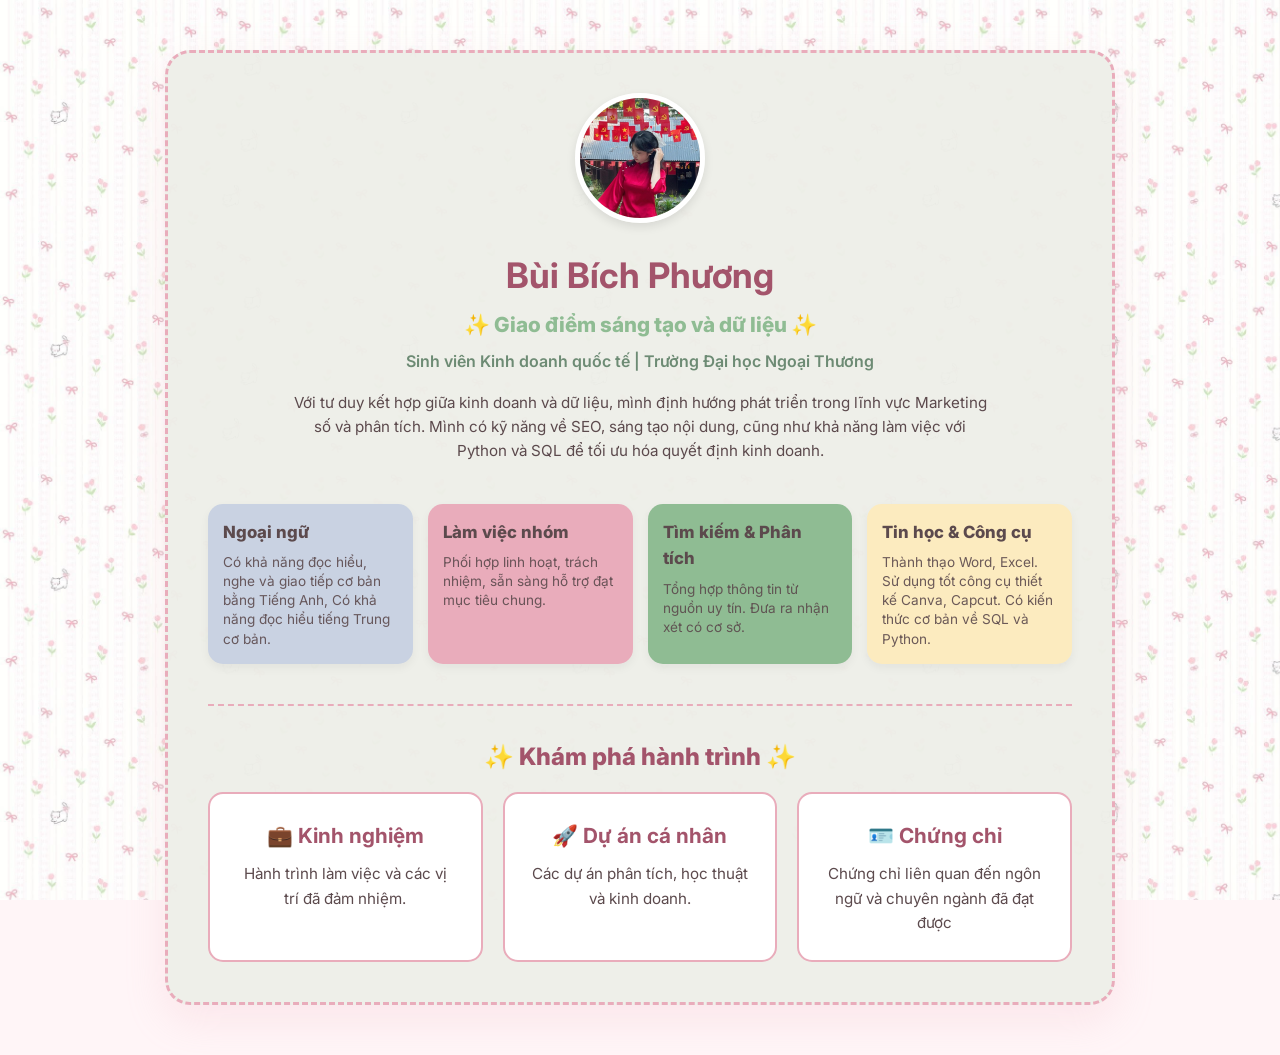
<file: index.html>
<!DOCTYPE html>
<html lang="vi">
<head>
    <meta charset="UTF-8">
    <meta name="viewport" content="width=device-width, initial-scale=1.0">
    <title>Portfolio | Bùi Bích Phương</title>
    <link rel="stylesheet" href="style.css">
    <link href="https://fonts.googleapis.com/css2?family=Inter:wght@300;400;600;800&display=swap" rel="stylesheet">
</head>
<body>
    <div class="page-container fade-in">
        <header class="hero">
            <div class="profile-wrapper">
                <img src="buibichphuong.jpg" alt="Profile Picture" class="profile-img">
            </div>
            <h1>Bùi Bích Phương</h1>
            
            <h2 class="main-tagline">✨ Giao điểm sáng tạo và dữ liệu ✨</h2>
            
            <h3 class="subtitle">Sinh viên Kinh doanh quốc tế | Trường Đại học Ngoại Thương</h3>
            <p class="bio">
                Với tư duy kết hợp giữa kinh doanh và dữ liệu, mình định hướng phát triển trong lĩnh vực Marketing số và phân tích. Mình có kỹ năng về SEO, sáng tạo nội dung, cũng như khả năng làm việc với Python và SQL để tối ưu hóa quyết định kinh doanh.
            </p>
        </header>

        <div class="skills-container fade-in delay-1">
            <div class="skills-grid">
                <div class="skill-item">
                    <h4 class="skill-name">Ngoại ngữ</h4>
                    <p class="skill-desc">Có khả năng đọc hiểu, nghe và giao tiếp cơ bản bằng Tiếng Anh, Có khả năng đọc hiểu tiếng Trung cơ bản.</p>
                </div>
                <div class="skill-item">
                    <h4 class="skill-name">Làm việc nhóm</h4>
                    <p class="skill-desc">Phối hợp linh hoạt, trách nhiệm, sẵn sàng hỗ trợ đạt mục tiêu chung.</p>
                </div>
                <div class="skill-item">
                    <h4 class="skill-name">Tìm kiếm & Phân tích</h4>
                    <p class="skill-desc">Tổng hợp thông tin từ nguồn uy tín. Đưa ra nhận xét có cơ sở.</p>
                </div>
                <div class="skill-item">
                    <h4 class="skill-name">Tin học & Công cụ</h4>
                    <p class="skill-desc">Thành thạo Word, Excel. Sử dụng tốt công cụ thiết kế Canva, Capcut. Có kiến thức cơ bản về SQL và Python.</p>
                </div>
            </div>
        </div>
        
        <div class="nav-section-header fade-in delay-2">
            <h3 class="nav-section-title">✨ Khám phá hành trình ✨</h3>
        </div>

        <section class="navigation-cards">
            <a href="experience.html" class="card fade-in delay-1">
                <h3>💼 Kinh nghiệm</h3>
                <p>Hành trình làm việc và các vị trí đã đảm nhiệm.</p>
            </a>
            
            <a href="projects.html" class="card fade-in delay-2">
                <h3>🚀 Dự án cá nhân</h3>
                <p>Các dự án phân tích, học thuật và kinh doanh.</p>
            </a>
            
            <a href="cert.html" class="card fade-in delay-3">
                <h3>🪪 Chứng chỉ</h3>
                <p>Chứng chỉ liên quan đến ngôn ngữ và chuyên ngành đã đạt được</p>
            </a>
        
        
        </section>
    </div>

    <script src="script.js"></script>
</body>
</html>
</file>
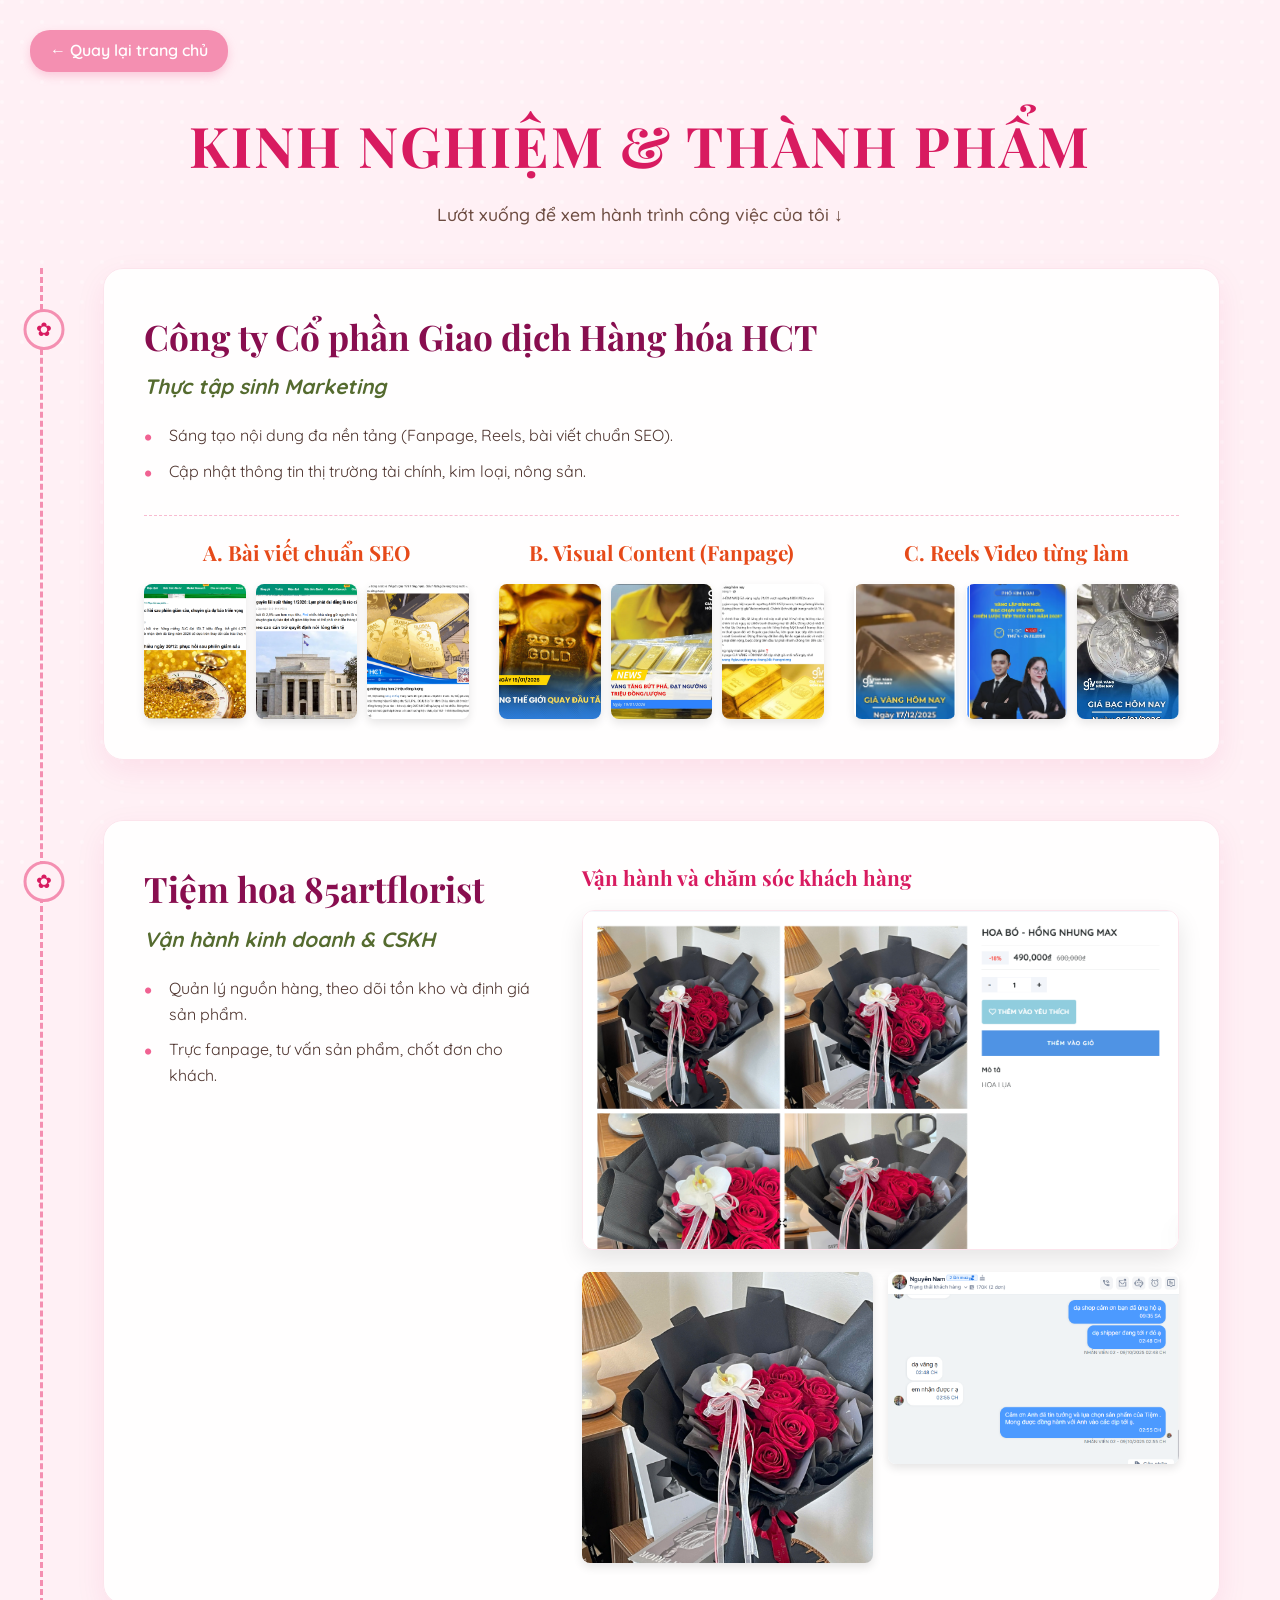
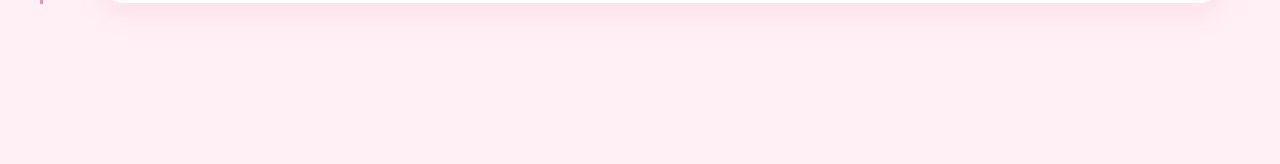
<file: experience.html>
<!DOCTYPE html>
<html lang="vi">
<head>
    <meta charset="UTF-8">
    <meta name="viewport" content="width=device-width, initial-scale=1.0">
    <title>Portfolio Experience | Timeline Layout</title>
    
    <link href="https://fonts.googleapis.com/css2?family=Playfair+Display:ital,wght@0,600;0,700;1,600;1,700&family=Quicksand:wght@400;500;600;700&display=swap" rel="stylesheet">
    
    <style>
        /* --- 1. CÀI ĐẶT CHUNG --- */
        * { margin: 0; padding: 0; box-sizing: border-box; }
        
        body {
            font-family: 'Quicksand', sans-serif;
            background-color: #FFF0F5; 
            color: #4E342E;
            overflow-x: hidden;
            line-height: 1.6;
            padding-bottom: 100px;
        }

        body::before {
            content: ""; position: fixed; top: 0; left: 0; width: 100%; height: 100%;
            background-image: url('[data-uri]');
            background-repeat: repeat; opacity: 0.8; z-index: -1;
        }

        /* --- 2. HEADER --- */
        .header-section {
            text-align: center; 
            padding: 100px 20px 40px;
            position: relative;
        }
        .header-section h1 {
            font-family: 'Playfair Display', serif;
            font-size: 3.5rem; color: #D81B60;
            text-transform: uppercase; letter-spacing: 2px;
        }
        .header-section p { font-size: 1.1rem; color: #6D4C41; margin-top: 10px; font-weight: 500;}

        .back-btn {
            position: absolute; top: 30px; left: 30px;
            background: #F48FB1; color: #fff; text-decoration: none;
            padding: 8px 20px; border-radius: 20px; font-weight: 600;
            box-shadow: 0 4px 10px rgba(244, 143, 177, 0.4);
            transition: all 0.3s ease;
            z-index: 10;
        }
        .back-btn:hover { background: #D81B60; transform: translateX(-5px); }

        /* --- 3. KHUNG TIMELINE --- */
        .timeline-container {
            max-width: 1200px; margin: 0 auto; padding: 0 20px 0 60px;
            border-left: 3px dashed #F48FB1;
            position: relative;
        }

        .timeline-item {
            background: rgba(255, 255, 255, 0.9);
            border-radius: 20px; padding: 40px; margin-bottom: 60px;
            box-shadow: 0 10px 30px rgba(216, 27, 96, 0.08);
            position: relative;
            border: 1px solid #FCE4EC;
        }

        .timeline-item::before {
            content: "✿"; position: absolute; left: -60px; top: 40px;
            width: 35px; height: 35px; background: #FFF0F5; border: 3px solid #F48FB1;
            border-radius: 50%; display: flex; align-items: center; justify-content: center;
            color: #D81B60; font-size: 1.2rem; transform: translateX(-50%);
        }

        /* --- 4. MÀU SẮC CHỮ --- */
        .company-name {
            font-family: 'Playfair Display', serif; font-size: 2.2rem; 
            color: #880E4F; margin-bottom: 5px;
        }
        .job-title {
            font-size: 1.3rem; font-weight: 700;
            color: #556B2F; margin-bottom: 20px; font-style: italic;
        }
        .desc-list { list-style: none; margin-bottom: 30px; }
        .desc-list li { margin-bottom: 10px; padding-left: 25px; position: relative; }
        .desc-list li::before { content: "•"; position: absolute; left: 0; color: #F06292; font-size: 1.5rem; line-height: 1; top: 2px;}
        .desc-list strong { color: #D81B60; }

        .cat-title {
            font-family: 'Playfair Display', serif; font-size: 1.3rem;
            color: #E64A19; margin-bottom: 15px; text-align: center;
        }

        /* --- 5. BỐ CỤC KHỐI HCT --- */
        .hct-layout {
            display: grid; grid-template-columns: repeat(3, 1fr); gap: 30px;
            padding-top: 20px; border-top: 1px dashed #F8BBD0;
        }
        .mini-gallery {
            display: grid; grid-template-columns: repeat(3, 1fr); gap: 10px;
        }
        .mini-img-box {
            aspect-ratio: 3/4; border-radius: 8px; overflow: hidden;
            box-shadow: 0 4px 10px rgba(0,0,0,0.1); cursor: zoom-in; /* Thêm con trỏ zoom */
            transition: transform 0.3s;
        }
        .mini-img-box:hover { transform: scale(1.1); }
        .mini-img-box img { width: 100%; height: 100%; object-fit: cover; }

        /* --- 6. BỐ CỤC KHỐI TIỆM HOA --- */
        .florist-layout {
            display: grid; grid-template-columns: 1fr 1.5fr; gap: 40px;
            align-items: start;
        }
        
        .wide-product-img {
            width: 100%; height: auto;
            border-radius: 12px;
            box-shadow: 0 10px 25px rgba(0,0,0,0.1);
            border: 1px solid #FCE4EC;
            transition: transform 0.3s ease;
            cursor: zoom-in; /* Thêm con trỏ zoom */
        }
        .wide-product-img:hover { transform: translateY(-5px); }

        .florist-sub-gallery {
            display: grid; grid-template-columns: repeat(2, 1fr); gap: 15px; margin-top: 15px;
        }
        .sub-img {
            width: 100%; border-radius: 8px; box-shadow: 0 4px 10px rgba(0,0,0,0.1); object-fit: cover;
            cursor: zoom-in; /* Thêm con trỏ zoom */
        }

        /* --- 7. HIỆU ỨNG CUỘN --- */
        .reveal { opacity: 0; transform: translateY(50px); transition: all 0.8s ease; }
        .reveal.active { opacity: 1; transform: translateY(0); }

        /* --- 8. HIỆU ỨNG POPUP PHÓNG TO ẢNH (MODAL) --- */
        .image-modal {
            display: none; /* Ẩn mặc định */
            position: fixed;
            z-index: 9999; /* Luôn nổi lên trên cùng */
            left: 0;
            top: 0;
            width: 100%;
            height: 100%;
            background-color: rgba(0, 0, 0, 0.85); /* Nền đen mờ */
            backdrop-filter: blur(5px); /* Làm mờ cảnh nền */
            align-items: center; 
            justify-content: center;
        }

        .modal-content {
            max-width: 90%;
            max-height: 90vh;
            border-radius: 8px;
            box-shadow: 0 5px 25px rgba(0,0,0,0.5);
            animation: zoomIn 0.3s ease; /* Hiệu ứng nảy lên */
        }

        @keyframes zoomIn {
            from { transform: scale(0.8); opacity: 0; }
            to { transform: scale(1); opacity: 1; }
        }

        .close-modal {
            position: absolute;
            top: 20px;
            right: 40px;
            color: #fff;
            font-size: 40px;
            font-weight: bold;
            cursor: pointer;
            transition: color 0.3s;
        }

        .close-modal:hover { color: #F48FB1; }

        /* --- Responsive Điện thoại --- */
        @media (max-width: 900px) {
            .timeline-container { padding-left: 30px; border-left-width: 2px; }
            .timeline-item::before { left: -30px; width: 25px; height: 25px; font-size: 0.9rem; }
            .hct-layout { grid-template-columns: 1fr; }
            .florist-layout { grid-template-columns: 1fr; }
            .header-section { padding-top: 100px; }
            .header-section h1 { font-size: 2.5rem; }
            .close-modal { top: 10px; right: 20px; font-size: 35px; }
        }
    </style>
</head>
<body>

    <div class="header-section">
        <a href="index.html" class="back-btn">&larr; Quay lại trang chủ</a>
        <h1>Kinh nghiệm & Thành phẩm</h1>
        <p>Lướt xuống để xem hành trình công việc của tôi ↓</p>
    </div>

    <div class="timeline-container">

        <div class="timeline-item reveal">
            <h2 class="company-name">Công ty Cổ phần Giao dịch Hàng hóa HCT</h2>
            <h3 class="job-title">Thực tập sinh Marketing</h3>
            <ul class="desc-list">
                <li>Sáng tạo nội dung đa nền tảng (Fanpage, Reels, bài viết chuẩn SEO).</li>
                <li>Cập nhật thông tin thị trường tài chính, kim loại, nông sản.</li>
            </ul>

            <div class="hct-layout">
                <div>
                    <h4 class="cat-title">A. Bài viết chuẩn SEO</h4>
                    <div class="mini-gallery">
                        <div class="mini-img-box"><img src="seo1.png" alt="SEO 1"></div>
                        <div class="mini-img-box"><img src="seo2.png" alt="SEO 2"></div>
                        <div class="mini-img-box"><img src="seo 3.png" alt="SEO 3"></div>
                    </div>
                </div>
                <div>
                    <h4 class="cat-title">B. Visual Content (Fanpage)</h4>
                    <div class="mini-gallery">
                        <div class="mini-img-box"><img src="fan1.jpg" alt="Fanpage Post 1"></div>
                        <div class="mini-img-box"><img src="fan2.jpg" alt="Fanpage Post 2"></div>
                        <div class="mini-img-box"><img src="fan1.png" alt="Fanpage Post 3"></div>
                    </div>
                </div>
                <div>
                    <h4 class="cat-title">C. Reels Video từng làm</h4>
                    <div class="mini-gallery">
                        <div class="mini-img-box"><img src="reel1.png" alt="Reel 1"></div>
                        <div class="mini-img-box"><img src="reels2.png" alt="Reel 2"></div>
                        <div class="mini-img-box"><img src="reels3.png" alt="Reel 3"></div>
                    </div>
                </div>
            </div>
        </div>

        <div class="timeline-item reveal florist-layout">
            
            <div class="florist-info">
                <h2 class="company-name">Tiệm hoa 85artflorist</h2>
                <h3 class="job-title">Vận hành kinh doanh & CSKH</h3>
                <ul class="desc-list">
                    <li>Quản lý nguồn hàng, theo dõi tồn kho và định giá sản phẩm.</li>
                    <li>Trực fanpage, tư vấn sản phẩm, chốt đơn cho khách.</li>
                </ul>
            </div>

            <div class="florist-visuals">
                <h4 class="cat-title" style="color: #D81B60; text-align: left;">Vận hành và chăm sóc khách hàng</h4>
                
                <img src="bó 1.png" 
                     class="wide-product-img" 
                     alt="Giao diện Sản phẩm Hoa">
                     
                <div class="florist-sub-gallery">
                    <img src="hoahoe.png" class="sub-img" alt="Hình ảnh cụ thể">
                    <img src="cskh.png" class="sub-img" alt="Giao diện CSKH">
                </div>
            </div>

        </div> 
    </div>

    <div id="imageModal" class="image-modal">
        <span class="close-modal">&times;</span>
        <img class="modal-content" id="expandedImg">
    </div>

    <script>
        // --- 1. HIỆU ỨNG CUỘN TRANG ---
        function reveal() {
            var reveals = document.querySelectorAll(".reveal");
            for (var i = 0; i < reveals.length; i++) {
                var windowHeight = window.innerHeight;
                var elementTop = reveals[i].getBoundingClientRect().top;
                if (elementTop < windowHeight - 100) {
                    reveals[i].classList.add("active");
                }
            }
        }
        window.addEventListener("scroll", reveal);
        reveal();

        // --- 2. TÍNH NĂNG PHÓNG TO ẢNH ---
        const modal = document.getElementById("imageModal");
        const modalImg = document.getElementById("expandedImg");
        const closeModalBtn = document.querySelector(".close-modal");

        // Chọn tất cả các ảnh có thể click vào để phóng to
        const clickableImages = document.querySelectorAll(".mini-img-box img, .wide-product-img, .sub-img");

        clickableImages.forEach(img => {
            img.addEventListener("click", function() {
                modal.style.display = "flex"; // Hiển thị khung đen
                modalImg.src = this.src;      // Lấy đường dẫn ảnh vừa click gán vào ảnh phóng to
            });
        });

        // Đóng ảnh khi ấn vào nút X
        closeModalBtn.addEventListener("click", function() {
            modal.style.display = "none";
        });

        // Đóng ảnh khi click ra ngoài vùng nền đen
        modal.addEventListener("click", function(event) {
            if (event.target !== modalImg) {
                modal.style.display = "none";
            }
        });
    </script>

</body>
</html>
</file>
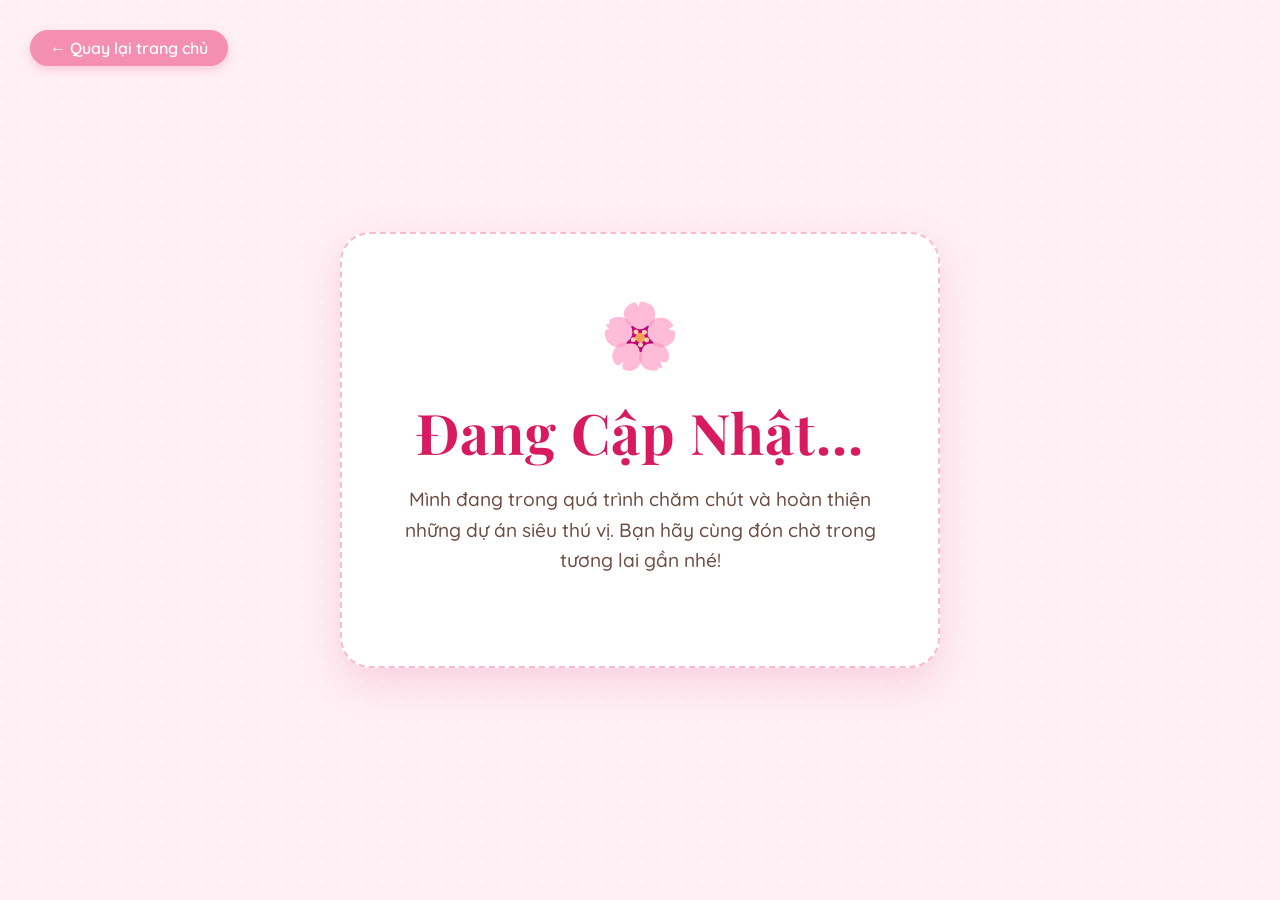
<file: projects.html>
<!DOCTYPE html>
<html lang="vi">
<head>
    <meta charset="UTF-8">
    <meta name="viewport" content="width=device-width, initial-scale=1.0">
    <title>Dự Án Cá Nhân | Coming Soon</title>
    
    <link href="https://fonts.googleapis.com/css2?family=Playfair+Display:ital,wght@0,600;0,700;1,600;1,700&family=Quicksand:wght@400;500;600;700&display=swap" rel="stylesheet">
    
    <style>
        /* --- CÀI ĐẶT CHUNG --- */
        * { margin: 0; padding: 0; box-sizing: border-box; }
        
        body {
            font-family: 'Quicksand', sans-serif;
            background-color: #FFF0F5; 
            color: #4E342E;
            overflow: hidden; /* Ẩn thanh cuộn vì trang này chỉ có 1 màn hình */
            height: 100vh;
            display: flex;
            justify-content: center;
            align-items: center;
        }

        /* Nền hoa nhí giống trang Kinh nghiệm */
        body::before {
            content: ""; position: fixed; top: 0; left: 0; width: 100%; height: 100%;
            background-image: url('[data-uri]');
            background-repeat: repeat; opacity: 0.8; z-index: -1;
        }

        /* --- NÚT QUAY LẠI --- */
        .back-btn {
            position: absolute; top: 30px; left: 30px;
            background: #F48FB1; color: #fff; text-decoration: none;
            padding: 8px 20px; border-radius: 20px; font-weight: 600;
            box-shadow: 0 4px 10px rgba(244, 143, 177, 0.4);
            transition: all 0.3s ease;
            z-index: 10;
        }
        .back-btn:hover { background: #D81B60; transform: translateX(-5px); }

        /* --- KHUNG NỘI DUNG CHÍNH --- */
        .coming-soon-box {
            text-align: center;
            background: rgba(255, 255, 255, 0.95);
            padding: 60px 40px;
            border-radius: 30px;
            box-shadow: 0 15px 40px rgba(216, 27, 96, 0.15);
            border: 2px dashed #F8BBD0;
            max-width: 600px;
            width: 90%;
            animation: floatUpDown 3s ease-in-out infinite; /* Hiệu ứng lơ lửng */
        }

        /* Icon trang trí */
        .icon {
            font-size: 4rem;
            margin-bottom: 20px;
            animation: spinSlow 6s linear infinite;
            display: inline-block;
        }

        /* Tiêu đề lớn */
        .coming-soon-box h1 {
            font-family: 'Playfair Display', serif;
            font-size: 3.5rem;
            color: #D81B60;
            margin-bottom: 15px;
            letter-spacing: 1px;
        }

        /* Đoạn văn bản nhỏ */
        .coming-soon-box p {
            font-size: 1.2rem;
            color: #6D4C41;
            line-height: 1.6;
            margin-bottom: 30px;
            font-weight: 500;
        }

        /* --- HIỆU ỨNG ANIMATION --- */
        @keyframes floatUpDown {
            0%, 100% { transform: translateY(0); }
            50% { transform: translateY(-15px); }
        }

        @keyframes spinSlow {
            0% { transform: rotate(0deg); }
            100% { transform: rotate(360deg); }
        }

        /* --- RESPONSIVE CHO ĐIỆN THOẠI --- */
        @media (max-width: 600px) {
            .coming-soon-box h1 { font-size: 2.5rem; }
            .coming-soon-box p { font-size: 1.1rem; }
            .coming-soon-box { padding: 40px 20px; }
        }
    </style>
</head>
<body>

    <a href="index.html" class="back-btn">&larr; Quay lại trang chủ</a>

    <div class="coming-soon-box">
        <div class="icon">🌸</div>
        <h1>Đang Cập Nhật...</h1>
        <p>Mình đang trong quá trình chăm chút và hoàn thiện những dự án siêu thú vị. Bạn hãy cùng đón chờ trong tương lai gần nhé!</p>
    </div>

</body>
</html>
</file>
<file: style.css>
/* Bảng màu Pastel Cute */
:root {
    --color-alabaster: #EEEFE8;        
    --color-columbia-blue: #C9D2E2;    
    --color-cherry-pink: #E9ACBB;      
    --color-cambridge-blue: #8FBC93;   
    --color-peach: #FCEBBF;            
    --color-text-title: #A3546B;       
    --color-text-body: #5C4A4D;        
    --color-white: #FFFFFF;
}

* {
    margin: 0;
    padding: 0;
    box-sizing: border-box;
}

body {
    font-family: 'Inter', sans-serif;
    background-color: #FFF5F7; 
    background-image: url('anh.jpg'); /* Nhớ đảm bảo tên ảnh nền đúng nhé */
    background-repeat: repeat;
    background-size: 350px;
    background-attachment: fixed;
    color: var(--color-text-body);
    line-height: 1.6;
}

.page-container {
    max-width: 950px; 
    margin: 50px auto;
    padding: 40px;
    background-color: rgba(238, 239, 232, 0.95); 
    border-radius: 25px;
    border: 3px dashed var(--color-cherry-pink); 
    box-shadow: 0 15px 40px rgba(233, 172, 187, 0.2);
}

/* Header & Typography */
.hero {
    text-align: center;
    margin-bottom: 2.5rem;
}

.profile-img {
    width: 130px;
    height: 130px;
    border-radius: 50%;
    object-fit: cover;
    border: 5px solid var(--color-white);
    box-shadow: 0 4px 10px rgba(0,0,0,0.1);
    margin-bottom: 1rem;
}

h1 {
    font-size: 2.2rem;
    color: var(--color-text-title);
    margin-bottom: 0.3rem;
}

.main-tagline {
    font-size: 1.3rem;
    color: var(--color-cambridge-blue);
    font-weight: 800;
    margin-bottom: 0.5rem;
}

.subtitle {
    font-size: 1rem;
    color: #6D8B74; 
    font-weight: 600;
    margin-bottom: 1rem;
}

.bio {
    font-size: 0.95rem;
    max-width: 700px;
    margin: 0 auto;
    text-align: center;
}

.nav-section-header {
    text-align: center; 
    display: flex; 
    justify-content: center;
    align-items: center;
    margin-top: 2.5rem;
    padding-top: 2rem;
    border-top: 2px dashed var(--color-cherry-pink); 
}

.nav-section-title {
    font-size: 1.5rem;
    color: var(--color-text-title);
    font-weight: 800;
    margin-bottom: -0.5rem; 
}

/* Bố cục 4 cột ngang cho Kỹ Năng */
.skills-container {
    margin: 2rem 0;
}

.skills-grid {
    display: grid;
    grid-template-columns: repeat(4, 1fr); 
    gap: 15px; 
}

.skill-item {
    padding: 15px; 
    border-radius: 15px;
    box-shadow: 0 4px 10px rgba(0,0,0,0.05);
    transition: transform 0.3s ease;
}

.skill-item:hover {
    transform: translateY(-3px);
}

.skill-item:nth-child(1) { background-color: var(--color-columbia-blue); }
.skill-item:nth-child(2) { background-color: var(--color-cherry-pink); }
.skill-item:nth-child(3) { background-color: var(--color-cambridge-blue); }
.skill-item:nth-child(4) { background-color: var(--color-peach); }

.skill-name {
    margin-top: 0;
    font-size: 1.05rem; 
    color: var(--color-text-body);
    font-weight: 800;
    margin-bottom: 8px;
}

.skill-desc {
    margin: 0;
    font-size: 0.85rem; 
    color: var(--color-text-body);
    opacity: 0.9;
    line-height: 1.4;
}

/* Navigation Cards */
.navigation-cards {
    display: grid;
    grid-template-columns: repeat(3, 1fr); 
    gap: 20px; 
    margin-top: 1.5rem; 
}

.card {
    display: block;
    text-decoration: none;
    background-color: var(--color-white); 
    padding: 25px;
    border-radius: 15px;
    border: 2px solid var(--color-cherry-pink); 
    text-align: center;
    transition: transform 0.3s ease, background-color 0.3s ease;
}

.card:hover {
    transform: translateY(-5px);
    background-color: #FFF5F7; 
}

.card h3 {
    color: var(--color-text-title);
    font-size: 1.3rem;
    margin-bottom: 10px;
}

.card p {
    color: var(--color-text-body);
    font-size: 0.95rem;
}

/* =========================================
   --- CSS CHO PHẦN CHỨNG CHỈ (ĐÃ FIX) --- 
   ========================================= */

.divider-line {
    border-top: 2px dashed var(--color-cherry-pink);
    margin: 40px auto 30px auto;
    width: 80%;
}

.section-heading {
    text-align: center;
    color: var(--color-text-title);
    font-size: 1.6rem;
    font-weight: 800;
    margin-bottom: 25px;
}

.cert-grid {
    display: grid;
    grid-template-columns: repeat(4, 1fr); /* Đã fix thành 4 cột */
    gap: 15px;
    width: 100%;
}

.cert-card {
    border-radius: 15px;
    padding: 18px;
    position: relative;
    transition: transform 0.3s ease, box-shadow 0.3s ease;
    box-shadow: 0 5px 15px rgba(233, 172, 187, 0.15); /* Đổ bóng hồng nhẹ */
    min-height: 260px;
    display: flex;
    flex-direction: column;
    background-color: var(--color-white);
    border: 2px solid transparent;
}

.cert-card:hover {
    transform: translateY(-8px);
    box-shadow: 0 8px 25px rgba(233, 172, 187, 0.3);
    border-color: var(--color-cherry-pink); /* Hover hiện viền hồng */
}

/* 4 Màu nền pastel tone-sur-tone với bảng màu chính */
.cert-card:nth-child(1) { background-color: #F4F6FB; } /* Columbia Blue siêu nhạt */
    .cert-card:nth-child(2) { background-color: #FCF1F3; } /* Cherry Pink siêu nhạt */
    .cert-card:nth-child(3) { background-color: #F1F6F2; } /* Cambridge Blue siêu nhạt */
    .cert-card:nth-child(4) { background-color: #FEFAF0; } /* Peach siêu nhạt */

.cert-top {
    display: flex;
    justify-content: space-between;
    align-items: center;
    margin-bottom: 12px;
}

.cert-logo {
    height: 22px;
}

.cert-icon {
    font-size: 18px;
    opacity: 0.8;
}

.cert-title {
    font-size: 1.05rem;
    font-weight: 800;
    color: var(--color-text-title);
    line-height: 1.4;
    margin-bottom: 8px;
}

.cert-org {
    font-size: 0.9rem;
    font-weight: 600;
    color: var(--color-text-body);
    margin-bottom: 4px;
}

.cert-date {
    font-size: 0.85rem;
    color: #6D8B74;
    font-style: italic;
    margin-bottom: 15px;
}

/* Thumbnail chứng chỉ */
.cert-thumbnail {
    width: 100%;
    height: auto;
    border-radius: 8px;
    border: 1px solid rgba(0,0,0,0.05);
    cursor: pointer;
    transition: transform 0.3s ease;
    margin-top: auto; /* Tự đẩy ảnh xuống đáy thẻ */
}

.cert-thumbnail:hover {
    transform: scale(1.05);
}

/* Hỗ trợ hiển thị điểm TOEIC nếu có */
.toeic-score {
    font-size: 2.5rem;
    font-weight: 800;
    color: var(--color-cambridge-blue);
    text-align: center;
    margin-bottom: 10px;
}

/* --- RESPONSIVE TỔNG HỢP --- */
@media (max-width: 850px) {
    .skills-grid, .navigation-cards, .cert-grid {
        grid-template-columns: repeat(2, 1fr); /* 2 cột trên iPad */
    }
}

@media (max-width: 600px) {
    .skills-grid, .navigation-cards, .cert-grid {
        grid-template-columns: 1fr; /* 1 cột trên điện thoại */
    }
}

/* Animations */
.fade-in {
    opacity: 0;
    transform: translateY(15px);
    animation: fadeIn 0.8s forwards;
}

.delay-1 { animation-delay: 0.2s; }
.delay-2 { animation-delay: 0.4s; }
.delay-3 { animation-delay: 0.6s; }

@keyframes fadeIn {
    to {
        opacity: 1;
        transform: translateY(0);
    }
}
</file>
